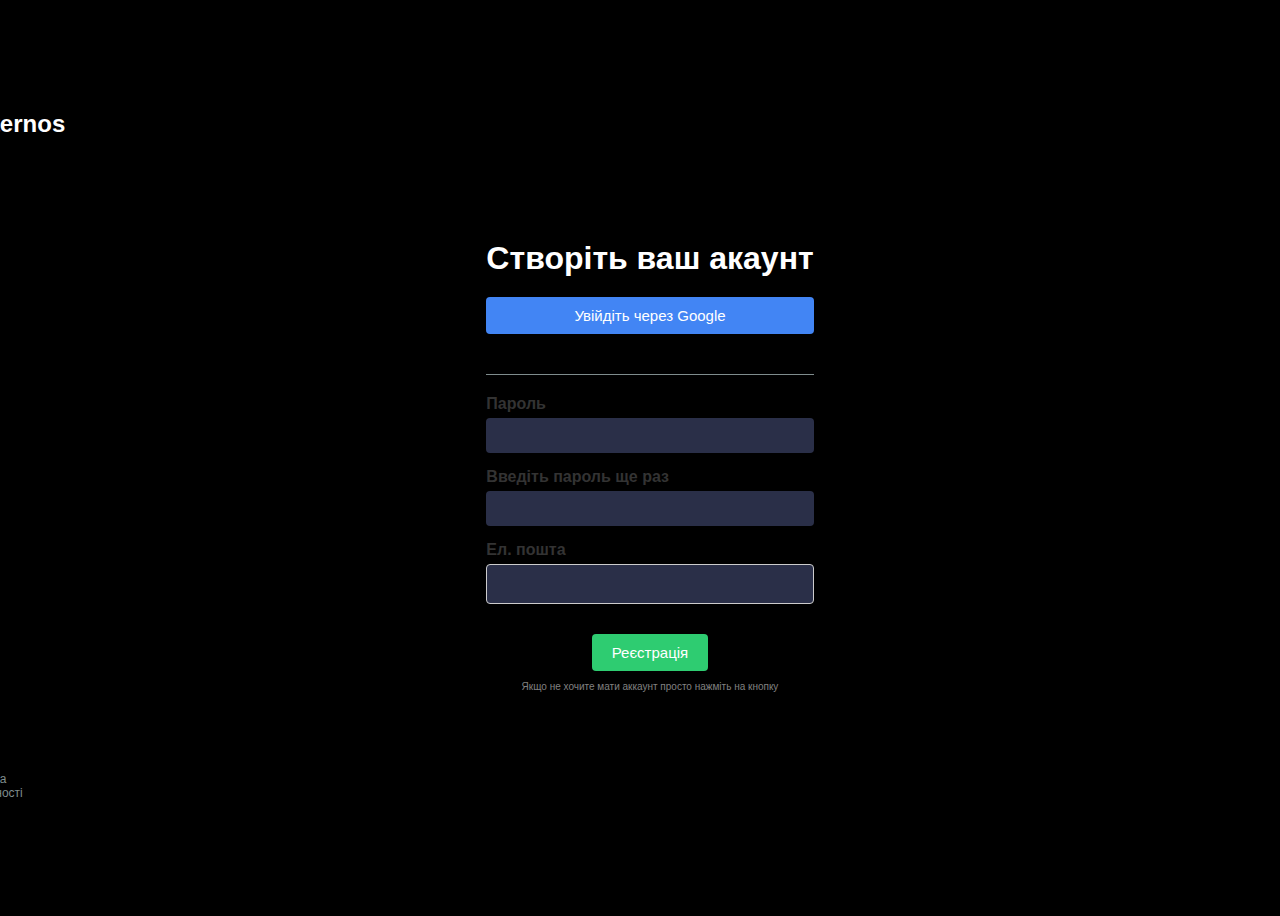
<file: index.html>
<!DOCTYPE html>
<html lang="uk">
<head>
    <meta charset="UTF-8">
    <meta name="viewport" content="width=device-width, initial-scale=1.0">
    <title>Registration</title>
    <link rel="stylesheet" href="style.css">
    
</head>
<header class="reg_header">
    <div class="reg_logo">
        <img src="img/logo.png" alt="Alternos Logo">
        <span>Alternos</span>
    </div>
</header>
<body class="reg_body">
    <div class="reg_container">
        <h1 class="reg_h1">Створіть ваш акаунт</h1>
        <button class="reg_google-login">Увійдіть через Google</button>
        <hr>
        <form>
            <div class="reg_form-group">
                <label for="password">Пароль</label>
                <input type="password" id="password" name="password" required>
            </div>
            <div class="reg_form-group">
                <label for="confirm-password">Введіть пароль ще раз</label>
                <input type="password" id="confirm-password" name="confirm-password" required>
            </div>
            <div class="reg_form-group">
                <label for="email">Ел. пошта </label>
                <input type="email" id="email" name="email" required>
            </div>
            <div class="reg_button">
                <button onclick="location.href='store.html'" type="submit" class="reg_register-button">Реєстрація</button>
                <p style="font-size: 10px; color: gray;">Якщо не хочите мати аккаунт просто нажміть на кнопку</p>
            </div>
        </form>
    </div>
</body>
<footer class="reg_footer">
    <p class="reg_privacy-policy">Політика приватності</p>
</footer>
</html>
</file>
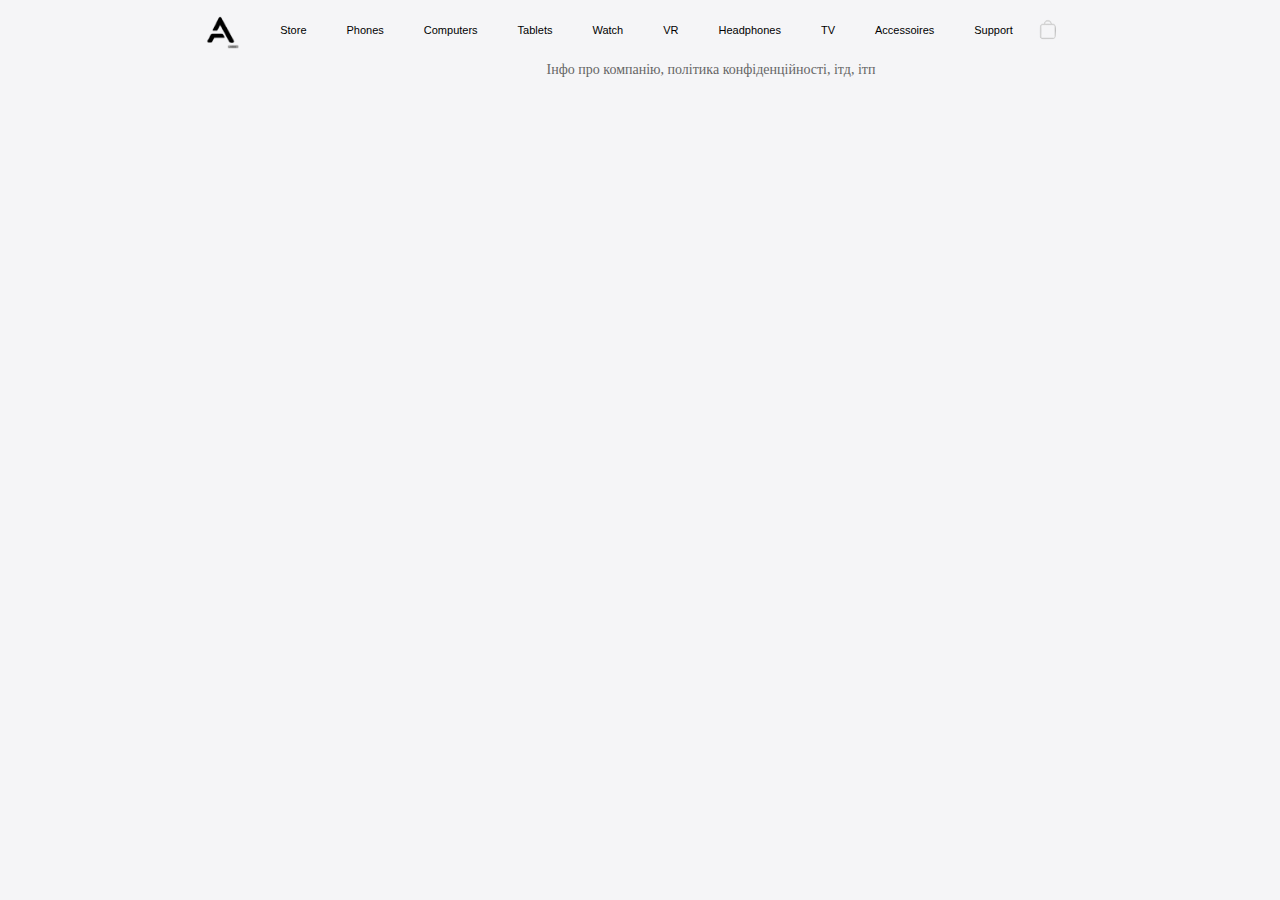
<file: Accessoires.html>
<!DOCTYPE html>
<html lang="en">
<head>
    <meta charset="UTF-8">
    <meta name="viewport" content="width=device-width, initial-scale=1.0">
    <title>Document</title>
    <link rel="stylesheet" href="style.css">
    
</head>
<header class="ca_header">
    <div class="ca_header-pages">
        <img onclick="location.href='main.html'" src="img-other/logo_black.png" alt="logo" class="logo">
        <a href="store.html">Store</a>
        <a href="phones.html">Phones</a>
        <a href="computers.html">Computers</a>
        <a href="tablet.html">Tablets</a>
        <a href="watches.html">Watch</a>
        <a href="vr.html">VR</a>
        <a href="headphones.html">Headphones</a>
        <a href="TV.html">TV</a>
        <a href="Accessoires.html">Accessoires</a>
        <a href="Support.html">Support</a>
        <img src="img-other/bag.png" onclick="location.href='cart.html'" alt="cart" class="bag">
    </div>
</header>
<body class="ca_body">

    
<script src="javascript.js"></script>
</body>
<footer>
    <div class="mn_footer">
        Інфо про компанію, політика конфіденційності, ітд, ітп
    </div>
</footer>
</html>
</file>
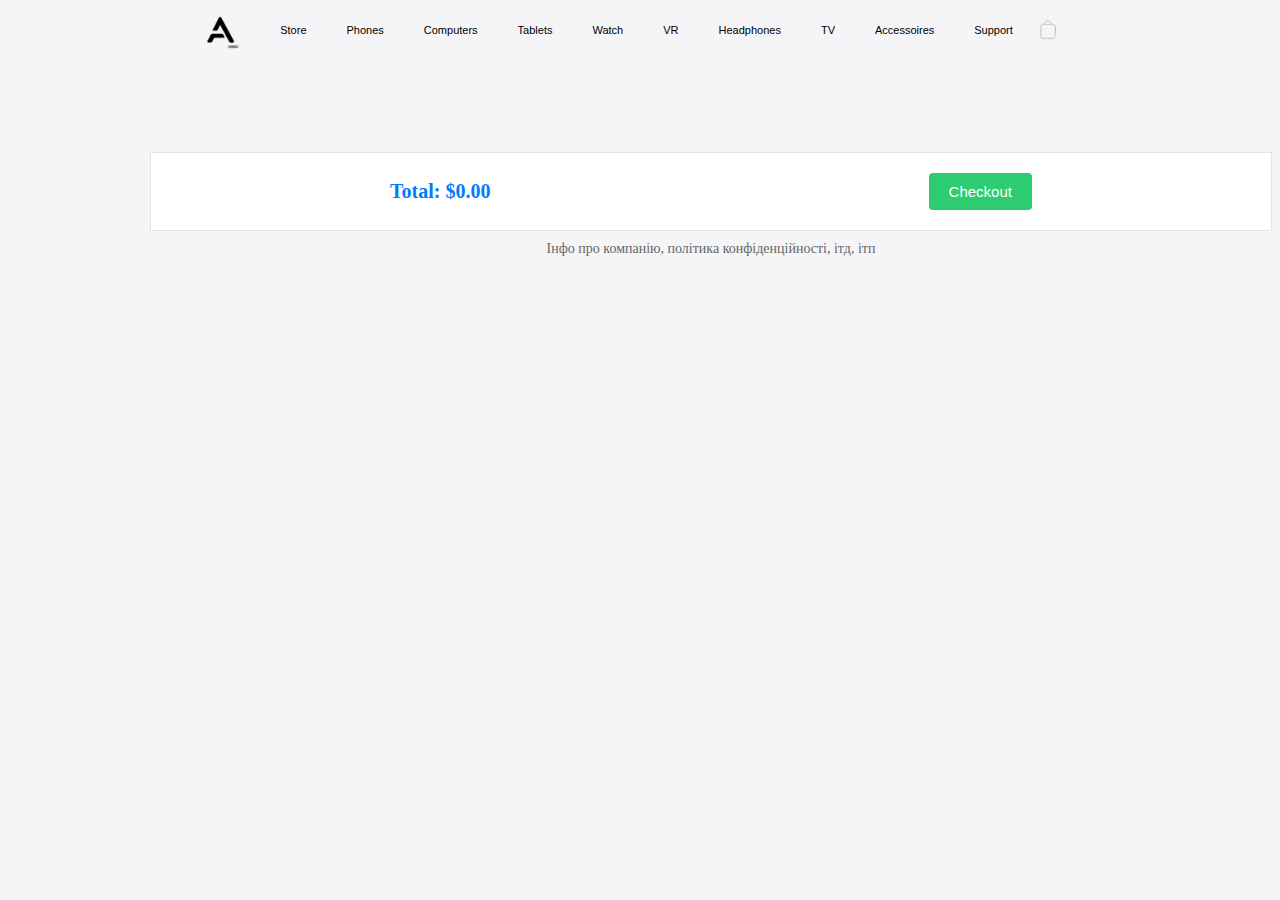
<file: cart.html>
<!DOCTYPE html>
<html lang="en">
<head>
    <meta charset="UTF-8">
    <meta name="viewport" content="width=device-width, initial-scale=1.0">
    <title>Кошик</title>
    <link rel="stylesheet" href="style.css">
</head>
<header class="ph_header">
    <div class="ph_header-pages">
        <img onclick="location.href='main.html'" src="img-other/logo_black.png" alt="logo" class="logo">
        <a href="store.html">Store</a>
        <a href="phones.html">Phones</a>
        <a href="computers.html">Computers</a>
        <a href="tablet.html">Tablets</a>
        <a href="watches.html">Watch</a>
        <a href="vr.html">VR</a>
        <a href="headphones.html">Headphones</a>
        <a href="TV.html">TV</a>
        <a href="Accessoires.html">Accessoires</a>
        <a href="Support.html">Support</a>
        <img src="img-other/bag.png" onclick="location.href='cart.html'" alt="cart" class="bag">
    </div>
</header>
<body class="ca_body">
    <div class="cart-container">
        <div id="cart-items"></div>
    </div>
    <div class="cart-buy-container">
        <span class="total-price" id="total-price">Total: $0</span>
        <button class="cart-buy-btn" onclick="redirectToCheckout()">Checkout</button>
    </div>
<script src="javascript.js"></script>
</body>
<footer>
    <div class="mn_footer">
        Інфо про компанію, політика конфіденційності, ітд, ітп
    </div>
</footer>
</html>
</file>
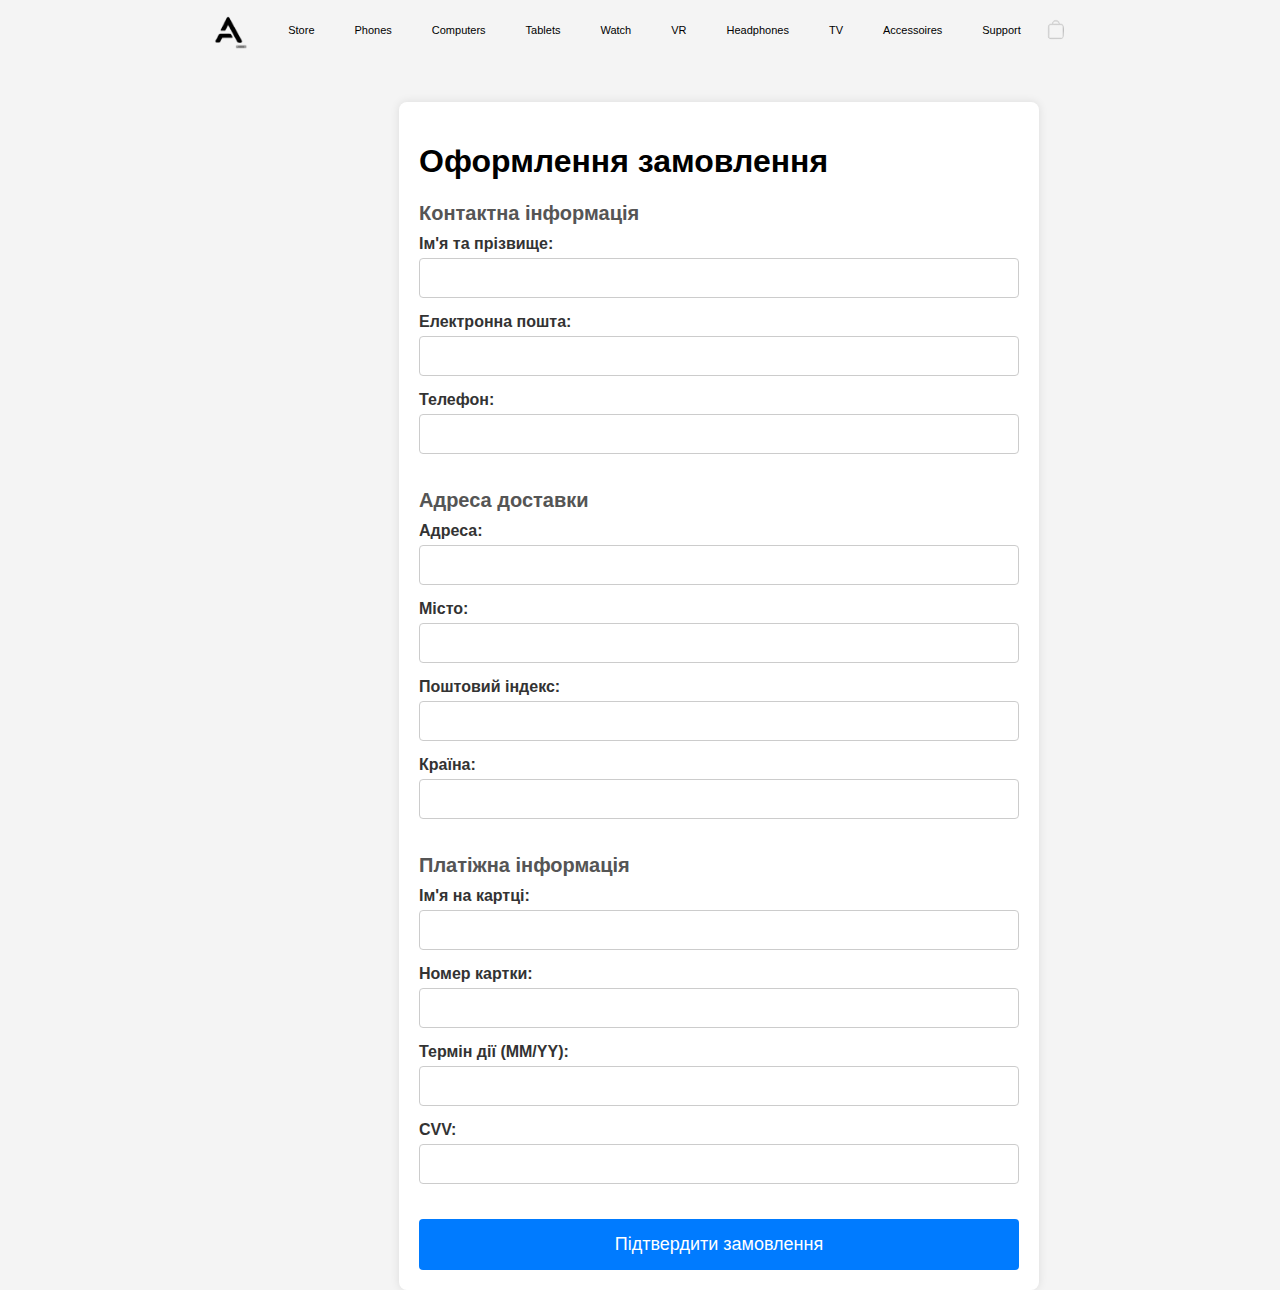
<file: checkout.html>
<!DOCTYPE html>
<html lang="uk">
<head>
    <meta charset="UTF-8">
    <meta name="viewport" content="width=device-width, initial-scale=1.0">
    <title>Оформлення замовлення</title>
    <link rel="stylesheet" href="style.css">
</head>
<header class="ph_header">
    <div class="ph_header-pages">
        <img onclick="location.href='main.html'" src="img-other/logo_black.png" alt="logo" class="logo">
        <a href="store.html">Store</a>
        <a href="phones.html">Phones</a>
        <a href="computers.html">Computers</a>
        <a href="tablet.html">Tablets</a>
        <a href="watches.html">Watch</a>
        <a href="vr.html">VR</a>
        <a href="headphones.html">Headphones</a>
        <a href="TV.html">TV</a>
        <a href="Accessoires.html">Accessoires</a>
        <a href="Support.html">Support</a>
        <img src="img-other/bag.png" onclick="location.href='cart.html'" alt="cart" class="bag">
    </div>
</header>
<body class="checkout-body">
    <div class="checkout-container">
        <h1>Оформлення замовлення</h1>

        <form id="checkout-form" action="order_confirmation.html" method="POST">
            <!-- Інформація про покупця -->
            <section class="checkout-section">
                <h2>Контактна інформація</h2>
                <label for="name">Ім'я та прізвище:</label>
                <input type="text" id="name" name="name" required>

                <label for="email">Електронна пошта:</label>
                <input type="email" id="email" name="email" required>

                <label for="phone">Телефон:</label>
                <input type="tel" id="phone" name="phone" required>
            </section>

            <!-- Адреса доставки -->
            <section class="checkout-section">
                <h2>Адреса доставки</h2>
                <label for="address">Адреса:</label>
                <input type="text" id="address" name="address" required>

                <label for="city">Місто:</label>
                <input type="text" id="city" name="city" required>

                <label for="zip">Поштовий індекс:</label>
                <input type="text" id="zip" name="zip" required>

                <label for="country">Країна:</label>
                <input type="text" id="country" name="country" required>
            </section>

            <!-- Платіжна інформація -->
            <section class="checkout-section">
                <h2>Платіжна інформація</h2>
                <label for="card-name">Ім'я на картці:</label>
                <input type="text" id="card-name" name="card_name" required>

                <label for="card-number">Номер картки:</label>
                <input type="text" id="card-number" name="card_number" required>

                <label for="expiry-date">Термін дії (MM/YY):</label>
                <input type="text" id="expiry-date" name="expiry_date" required>

                <label for="cvv">CVV:</label>
                <input type="text" id="cvv" name="cvv" required>
            </section>

            <!-- Підтвердження замовлення -->
            <button type="submit" class="checkout-btn">Підтвердити замовлення</button>

        </form>
    </div>

    <script src="javascript.js"></script>
</body>
</html>
</file>
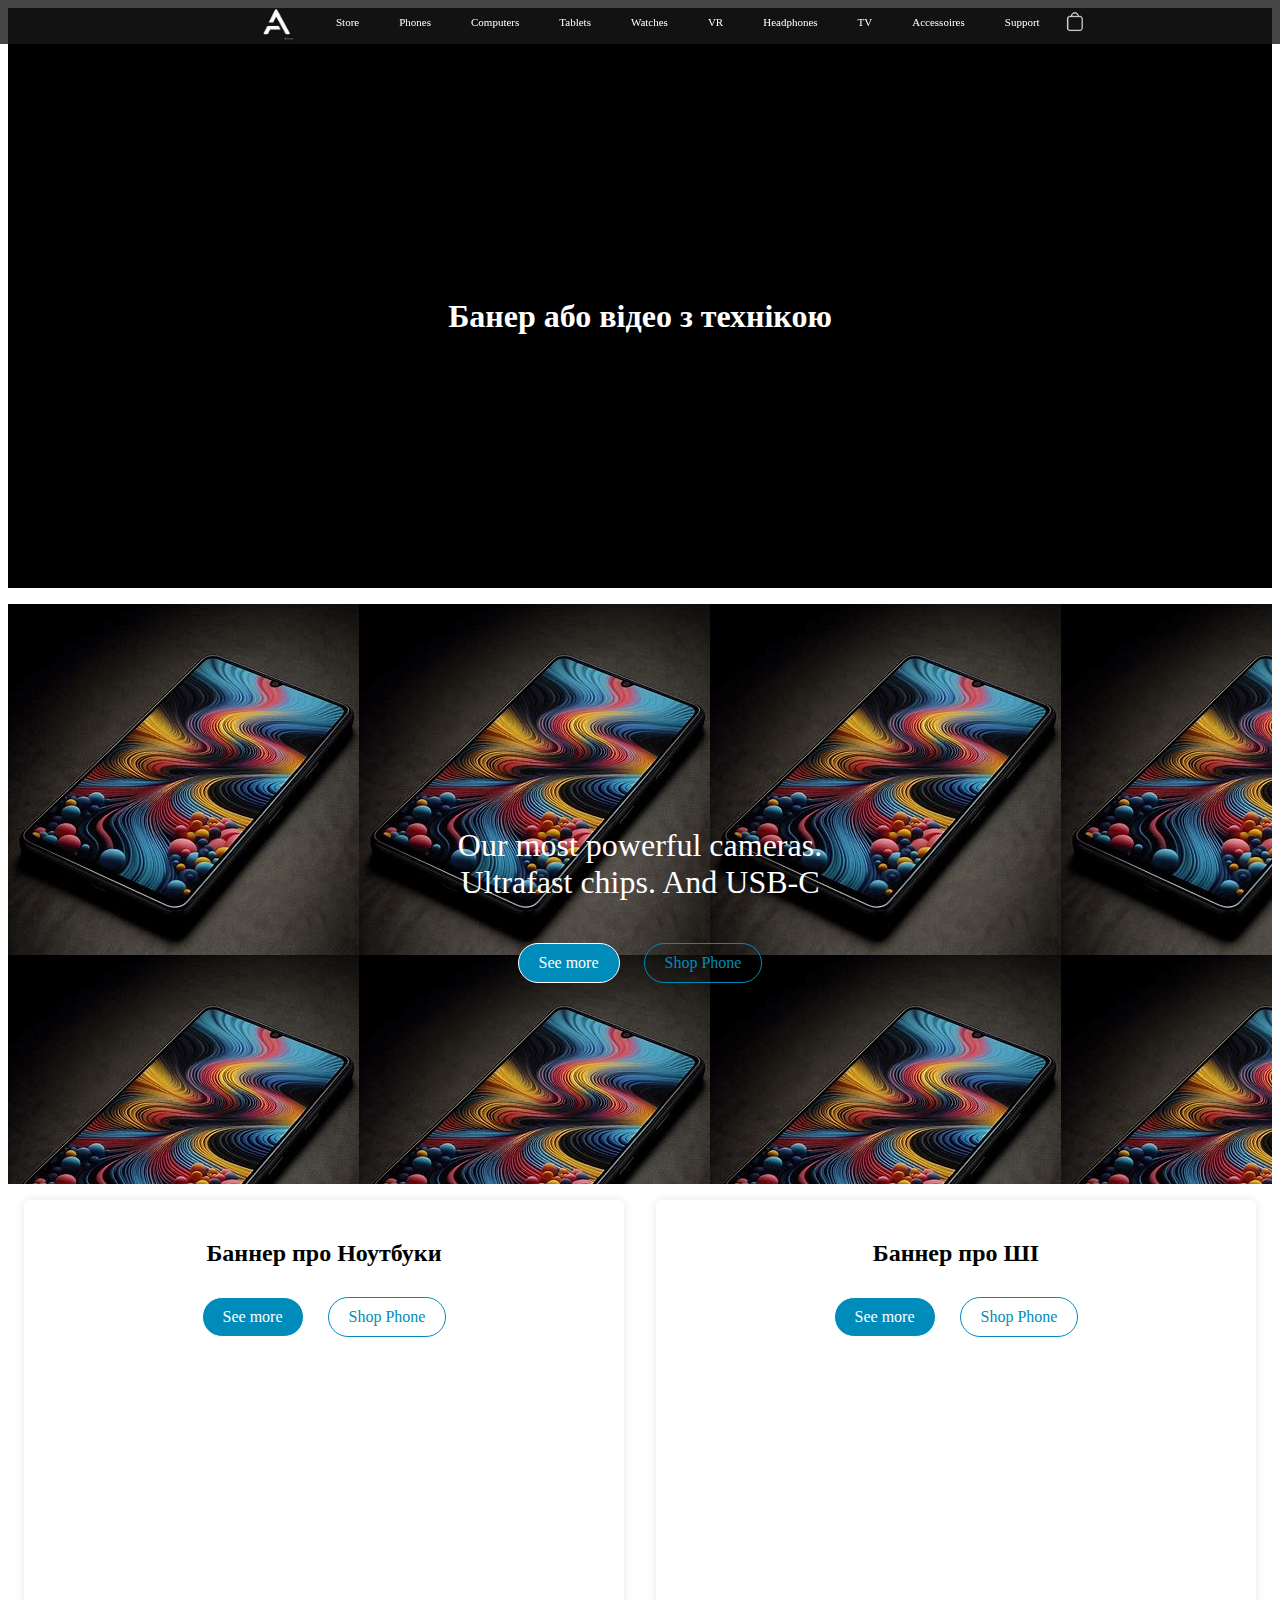
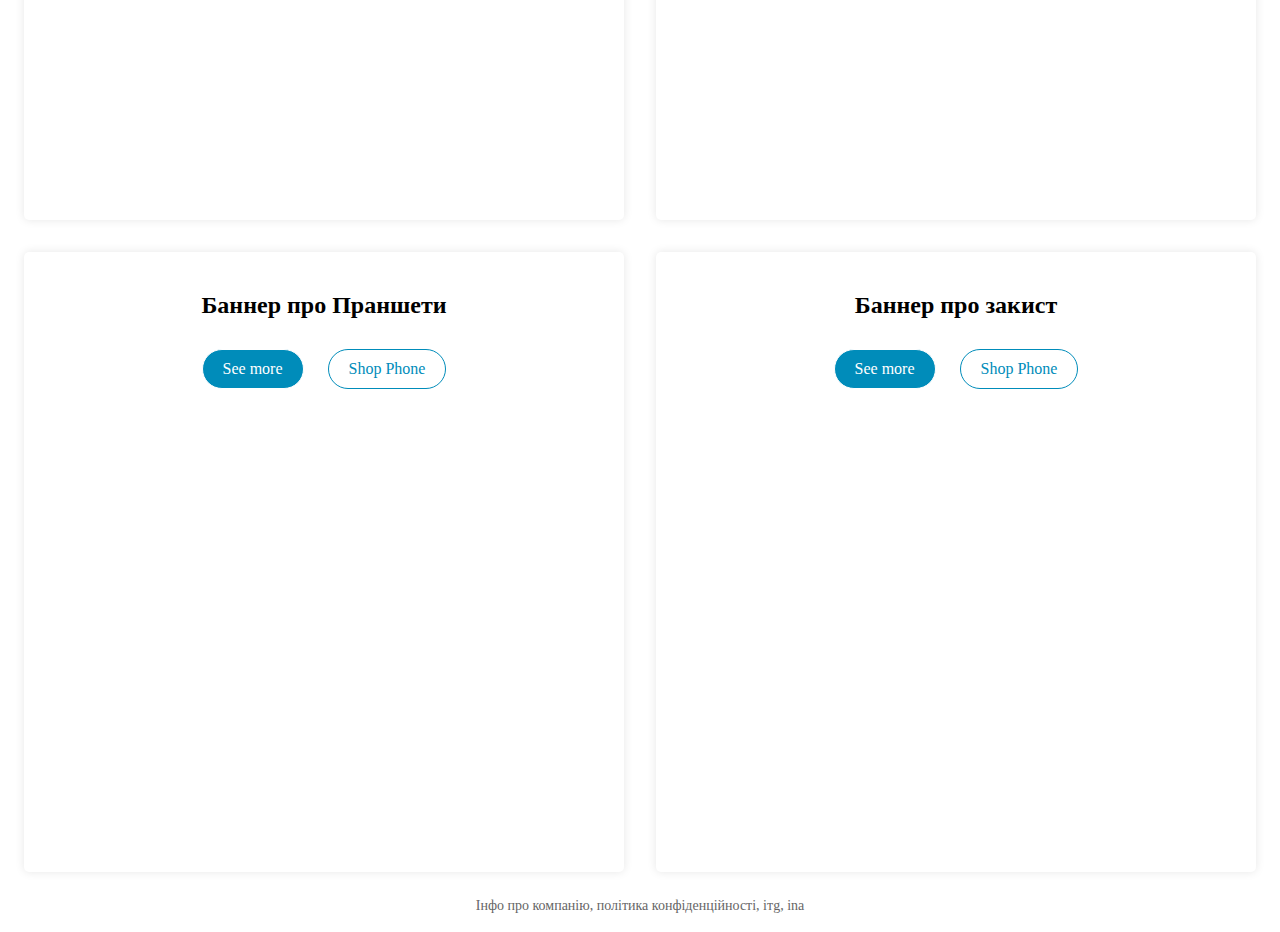
<file: main.html>
<!DOCTYPE html>
<html lang="en">
<head>
    <meta charset="UTF-8">
    <meta name="viewport" content="width=device-width, initial-scale=1.0">
    <title>Main</title>
    <link rel="stylesheet" href="style.css">
</head>
<body>
<header class="mn_header">
    <div class="mn_header_content">
        <img onclick="location.href='main.html'" src="img-other/logo.png" alt="logo" class="logo">
        <div class="mn_header-pages">
            <a class="mn_a" href="store.html">Store</a>
            <a class="mn_a" href="phones.html">Phones</a>
            <a class="mn_a" href="computers.html">Computers</a>
            <a class="mn_a" href="tablet.html">Tablets</a>
            <a class="mn_a" href="watches.html">Watches</a>
            <a class="mn_a" href="vr.html">VR</a>
            <a class="mn_a" href="headphones.html">Headphones</a>
            <a class="mn_a" href="TV.html">TV</a>
            <a class="mn_a" href="Accessoires.html">Accessoires</a>
            <a class="mn_a" href="Support.html">Support</a>
            <img src="img-other/bag.png" onclick="location.href='cart.html'" alt="cart" class="bag">
        </div>
        <div class="menu">
            <img src="img-other/menu-img-white.png" alt="menu-img" class="menu-img">
            <nav class="nav">
                <ul class="ul">
                    <li class="li"><a class="a" onclick="location.href='store.html'">Store</a></li>
                    <li class="li"><a class="a" onclick="location.href='phones.html.html'">Phones</a></li>
                    <li class="li"><a class="a" onclick="location.href='computers.html'">Computers</a></li>
                    <li class="li"><a class="a" onclick="location.href='tablet.html'">Tablets</a></li>
                    <li class="li"><a class="a" onclick="location.href='watches.html'">Watches</a></li>
                    <li class="li"><a class="a" onclick="location.href='VR.html'">VR</a></li>
                    <li class="li"><a class="a" onclick="location.href='headphones.html'">Headphones</a></li>
                    <li class="li"><a class="a" onclick="location.href='TV.html'">TV</a></li>
                    <li class="li"><a class="a" onclick="location.href='Accessoires.html'">Accessoires</a></li>
                    <li class="li"><a class="a" onclick="location.href='Support.html'">Support</a></li>
                </ul>
            </nav>
        </div>
    </div>
</header>
<div class="mn_banners">
    <div class="mn_video_banner">
        <h1 class="mn_h1" style="margin-top: 290px;">Банер або відео з технікою</h1>
    </div>
    <div class="mn_banner_tel">
        <p class="mn_banner_tel-txt">Our most powerful cameras. Ultrafast chips. And USB-C </p>
        <div>
            <div class="mn_button1">See more</div>
            <div onclick="location.href='phones.html'" class="mn_button2">Shop Phone</div>
        </div>
    </div>
    <div class="mn_mini_banners">
        <div class="mn_mini_banners_1">
            <div onclick="location.href='Computers.html'" class="mn_section1">
                <h2>Баннер про Ноутбуки</h2>
                <div class="mn_button1">See more</div>
                <div class="mn_button2">Shop Phone</div>
            </div>
            <div class="mn_section2">
                <h2>Баннер про ШІ</h2>
                <div class="mn_button1">See more</div>
                <div class="mn_button2">Shop Phone</div>
            </div>
        </div> 
        <div class="mn_mini_banners_2">
            <div class="mn_section3">
                <h2>Баннер про Праншети</h2>
                <div class="mn_button1">See more</div>
                <div class="mn_button2">Shop Phone</div>
            </div>
            <div class="mn_section4">
                <h2>Баннер про закист</h2>
                <div class="mn_button1">See more</div>
                <div class="mn_button2">Shop Phone</div>
            </div>
        </div>
    </div>
</div>
<footer>
    <div class="mn_footer">
        Інфо про компанію, політика конфіденційності, ітg, іna
    </div>
</footer>
<script src="javascript.js"></script>
</body>
</html>
</file>
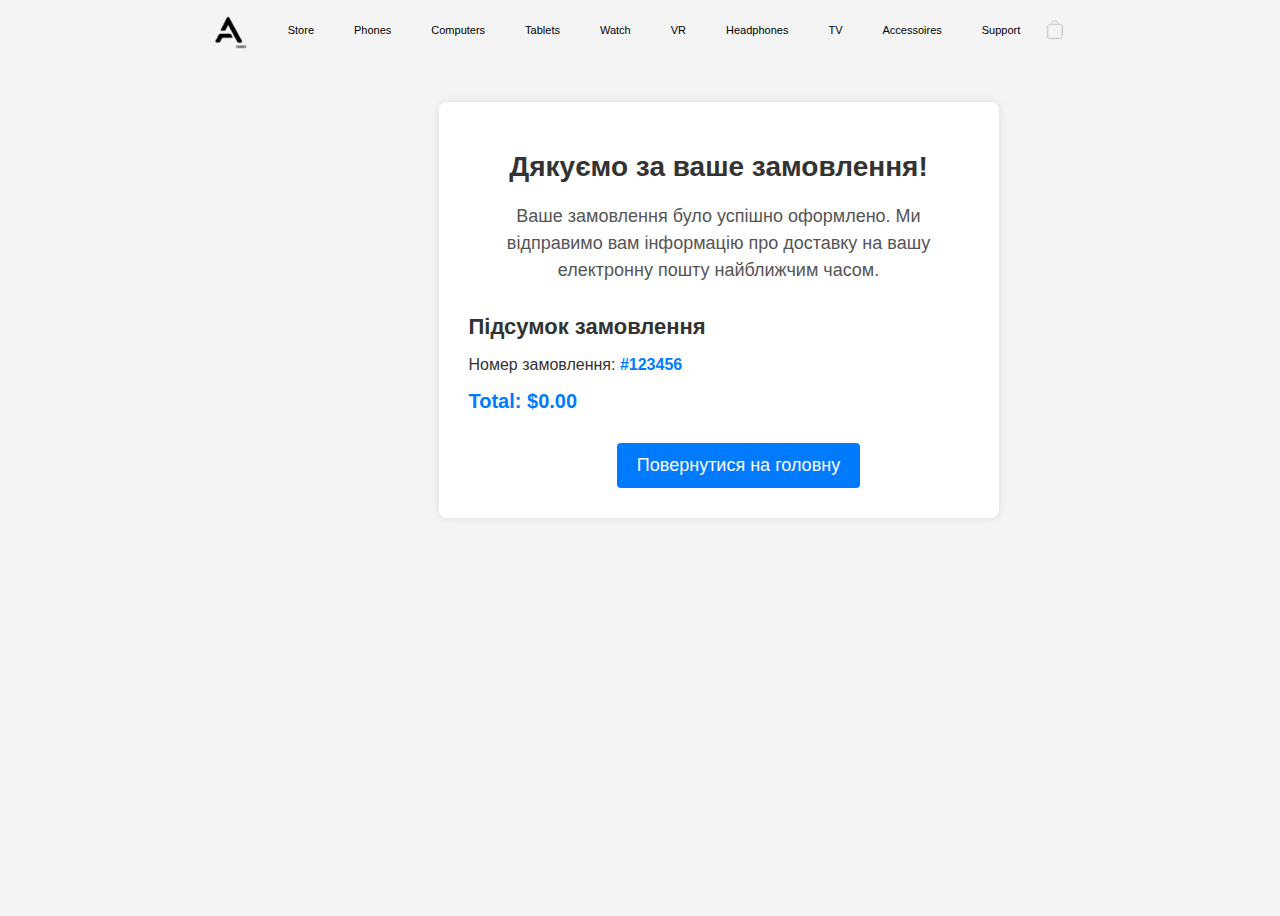
<file: order_confirmation.html>
<!DOCTYPE html>
<html lang="uk">
<head>
    <meta charset="UTF-8">
    <meta name="viewport" content="width=device-width, initial-scale=1.0">
    <title>Підтвердження замовлення</title>
    <link rel="stylesheet" href="style.css"> 
</head>
<header class="ph_header">
    <div class="ph_header-pages">
        <img onclick="location.href='main.html'" src="img-other/logo_black.png" alt="logo" class="logo">
        <a href="store.html">Store</a>
        <a href="phones.html">Phones</a>
        <a href="computers.html">Computers</a>
        <a href="tablet.html">Tablets</a>
        <a href="watches.html">Watch</a>
        <a href="vr.html">VR</a>
        <a href="headphones.html">Headphones</a>
        <a href="TV.html">TV</a>
        <a href="Accessoires.html">Accessoires</a>
        <a href="Support.html">Support</a>
        <img src="img-other/bag.png" onclick="location.href='cart.html'" alt="cart" class="bag">
    </div>
</header>
<body class="order-confirm-body">
    <div class="confirmation-container">
        <h1 class="order-confirm-h1">Дякуємо за ваше замовлення!</h1>
        <p class="confirmation-text">Ваше замовлення було успішно оформлено. Ми відправимо вам інформацію про доставку на вашу електронну пошту найближчим часом.</p>
        <div class="order-summary">
            <h2>Підсумок замовлення</h2>
            <p>Номер замовлення: <strong>#123456</strong></p>
            <p><span class="total-price" id="total-price"></span></p>
        </div>
        <a href="main.html" class="home-btn">Повернутися на головну</a>
    </div>

    <script src="javascript.js"></script>
    
</body>
</html>
</file>
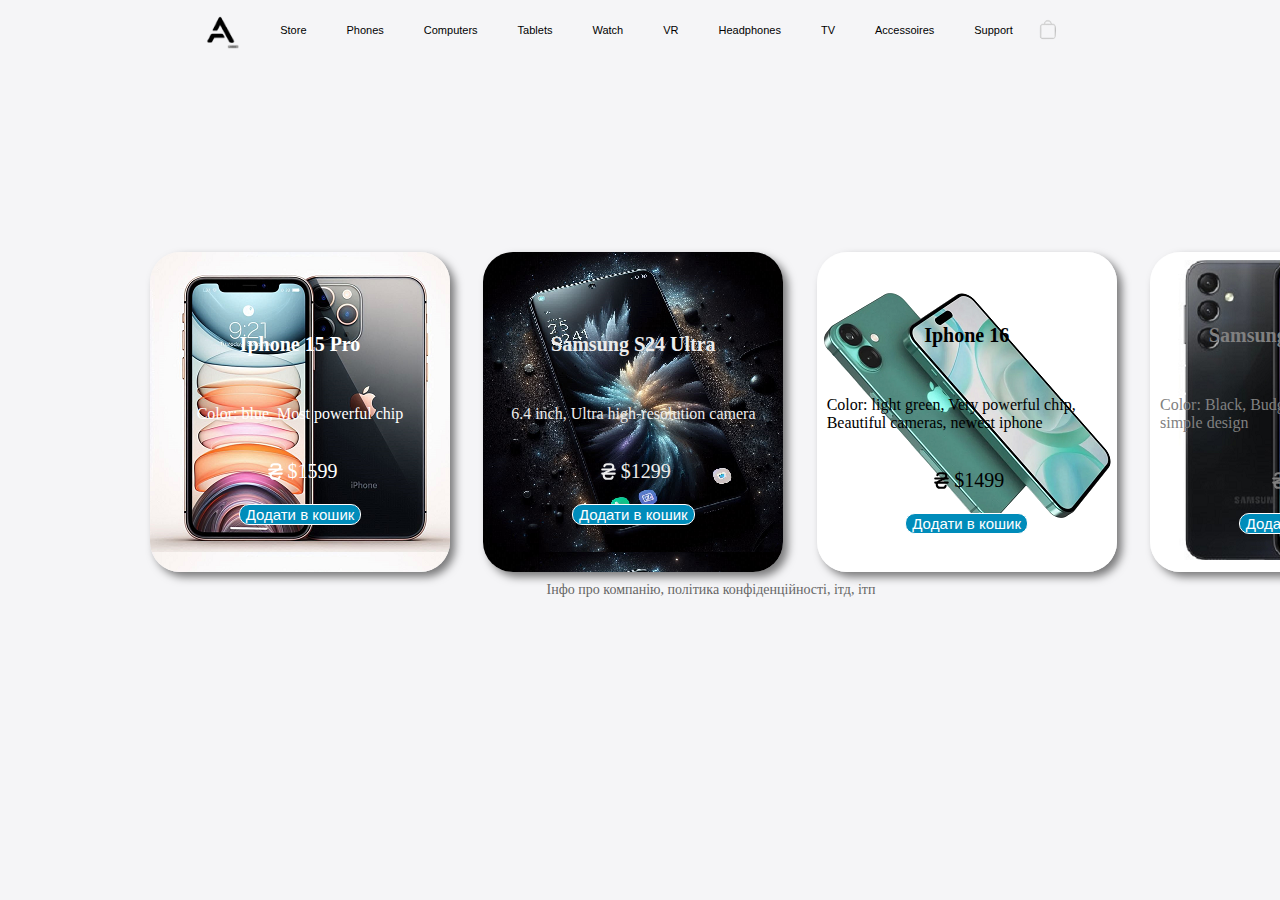
<file: phones.html>
<!DOCTYPE html>
<html lang="en">
<head>
    <meta charset="UTF-8">
    <meta name="viewport" content="width=device-width, initial-scale=1.0">
    <title>Document</title>
    <link rel="stylesheet" href="style.css">
    
</head>
<header class="ph_header">
    <div class="ph_header-pages">
        <img onclick="location.href='main.html'" src="img-other/logo_black.png" alt="logo" class="logo">
        <a href="store.html">Store</a>
        <a href="phones.html">Phones</a>
        <a href="computers.html">Computers</a>
        <a href="tablet.html">Tablets</a>
        <a href="watches.html">Watch</a>
        <a href="vr.html">VR</a>
        <a href="headphones.html">Headphones</a>
        <a href="TV.html">TV</a>
        <a href="Accessoires.html">Accessoires</a>
        <a href="Support.html">Support</a>
        <img src="img-other/bag.png" onclick="location.href='cart.html'" alt="cart" class="bag">
    </div>
</header>
<body class="ph_body">

    <div class="products-list">

    </div>
<script src="javascript.js"></script>
</body>
<footer>
    <div class="mn_footer">
        Інфо про компанію, політика конфіденційності, ітд, ітп
    </div>
</footer>
</html>
</file>
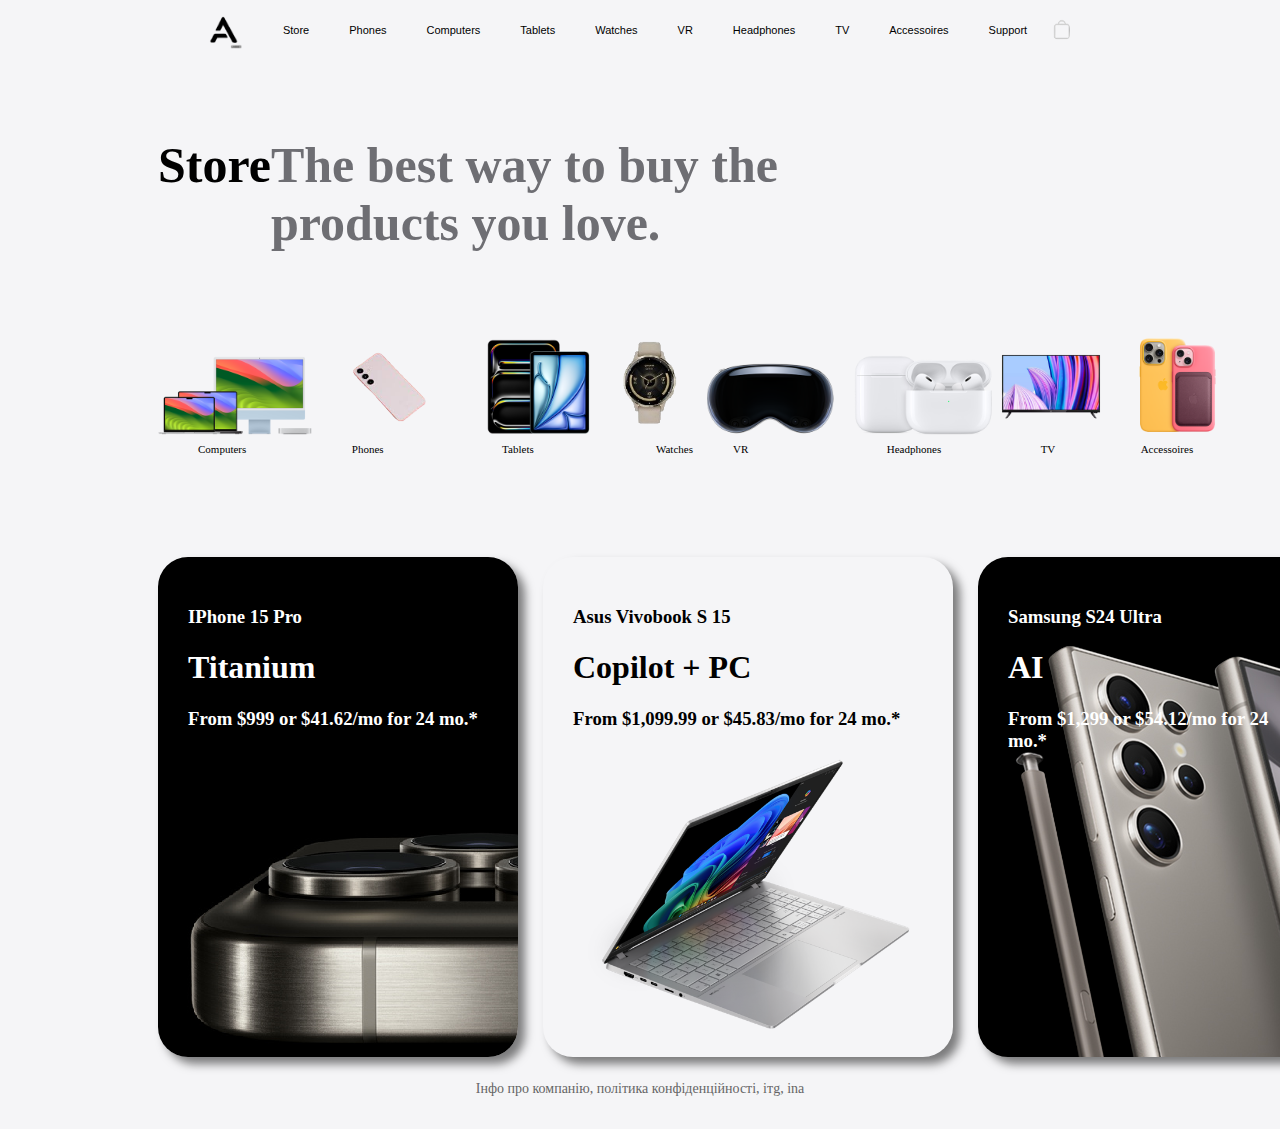
<file: store.html>
<!DOCTYPE html>
<html lang="en">
<head>
    <meta charset="UTF-8">
    <meta name="viewport" content="width=device-width, initial-scale=1.0">
    <title>Store</title>
    <link rel="stylesheet" href="style.css">
</head>
<body class="st_body">
    <header class="st_header">
        <div class="st_header_content">
            <img onclick="location.href='main.html'" src="img-other/logo_black.png" alt="logo" class="logo">
            <nav class="st_header-pages">
                <a class="st_a" href="store.html">Store</a>
                <a class="st_a" href="phones.html">Phones</a>
                <a class="st_a" href="computers.html">Computers</a>
                <a class="st_a" href="tablet.html">Tablets</a>
                <a class="st_a" href="watches.html">Watches</a>
                <a class="st_a" href="vr.html">VR</a>
                <a class="st_a" href="headphones.html">Headphones</a>
                <a class="st_a" href="TV.html">TV</a>
                <a class="st_a" href="accessoires.html">Accessoires</a>
                <a class="st_a" href="support.html">Support</a>
                <img src="img-other/bag.png" onclick="location.href='cart.html'" alt="cart" class="bag">
            </nav>
            <div class="menu">
                <div class="menu-class">
                    <img src="img-other/menu-img-black.png" alt="menu" class="menu-img">
                </div>
                <nav class="nav">
                    <ul class="ul">
                        <li class="li" onclick="location.href='store.html'" ><a class="a">Store</a></li>
                        <li class="li" onclick="location.href='phones.html'" ><a class="a">Phones</a></li>
                        <li class="li" onclick="location.href='computers.html'" ><a class="a" onclick="location.href='computers.html'">Computers</a></li>
                        <li class="li" onclick="location.href='tablet.html'" ><a class="a">Tablets</a></li>
                        <li class="li" onclick="location.href='watches.html'" ><a class="a">Watches</a></li>
                        <li class="li" onclick="location.href='VR.html'" ><a class="a">VR</a></li>
                        <li class="li" onclick="location.href='headphones.html'" ><a class="a">Headphones</a></li>
                        <li class="li" onclick="location.href='TV.html'" ><a class="a">TV</a></li>
                        <li class="li" onclick="location.href='Accessoires.html'"><a class="a">Accessoires</a></li>
                        <li class="li" onclick="location.href='Support.html'" ><a class="a">Support</a></li>
                    </ul>
                </nav>
            </div>
        </div>
    </header>

    <main class="st_body">
        <div class="st_Store_promotxt">
            <h1 class="st_h1-1">Store</h1>
            <div class="st_promotxt">
                <h1 class="st_h1-2">The best way to buy the products you love.</h1>
            </div>
        </div>

        <div class="products">
            <div onclick="location.href='computers.html'" class="product-category">
                <img class="product-img" src="img-store/store-card-computers.png" alt="Computers">
                <a href="computers.html">Computers</a>
            </div>
            <div onclick="location.href='phones.html'" class="product-category">
                <img class="product-img" src="img-store/store-card-phone.png" alt="Phones">
                <a href="phones.html">Phones</a>
            </div>
            <div onclick="location.href='tablet.html'" class="product-category">
                <img class="product-img" src="img-store/store-card-tablet.png" alt="Tablets">
                <a href="tablet.html">Tablets</a>
            </div>
            <div onclick="location.href='watches.html'" class="product-category">
                <img class="product-img" src="img-store/store-card-watch.png" alt="Watches">
                <a href="watches.html">Watches</a>
            </div>
            <div onclick="location.href='vr.html'" class="product-category">
                <img class="product-img" src="img-store/store-card-VR.png" alt="VR">
                <a href="vr.html">VR</a>
            </div>
            <div onclick="location.href='headphones.html'" class="product-category">
                <img class="product-img" src="img-store/store-card-headphones.png" alt="Headphones">
                <a href="headphones.html">Headphones</a>
            </div>
            <div onclick="location.href='TV.html'" class="product-category">
                <img class="product-img" src="img-store/store-card-TV.png" alt="TV">
                <a href="TV.html">TV</a>
            </div>
            <div onclick="location.href='accessoires.html'" class="product-category">
                <img class="product-img" src="img-store/store-card-accessories.png" alt="Accessoires">
                <a href="accessoires.html">Accessoires</a>
            </div>
        </div>

        <div class="st_latest-products">
            <div onclick="location.href='phones.html'" class="st_iphone">
                <h3>IPhone 15 Pro</h3>
                <h1>Titanium</h1>
                <h3>From $999 or $41.62/mo for 24 mo.*</h3>
            </div>
            <div onclick="location.href='computers.html'" class="st_Asus">
                <h3>Asus Vivobook S 15</h3>
                <h1>Copilot + PC</h1>
                <h3>From $1,099.99 or $45.83/mo for 24 mo.*</h3>
                <img class="card-img" src="img-store/Asus-card.png" alt="Asus Vivobook">
            </div>
            <div onclick="location.href='phones.html'" class="st_Samsung">
                <h3>Samsung S24 Ultra</h3>
                <h1>AI</h1>
                <h3>From $1,299 or $54.12/mo for 24 mo.*</h3>
            </div>
        </div>
    </main>

    <footer class="mn_footer">
        <p>Інфо про компанію, політика конфіденційності, ітg, іna</p>
    </footer>
</body>
</html>
</file>
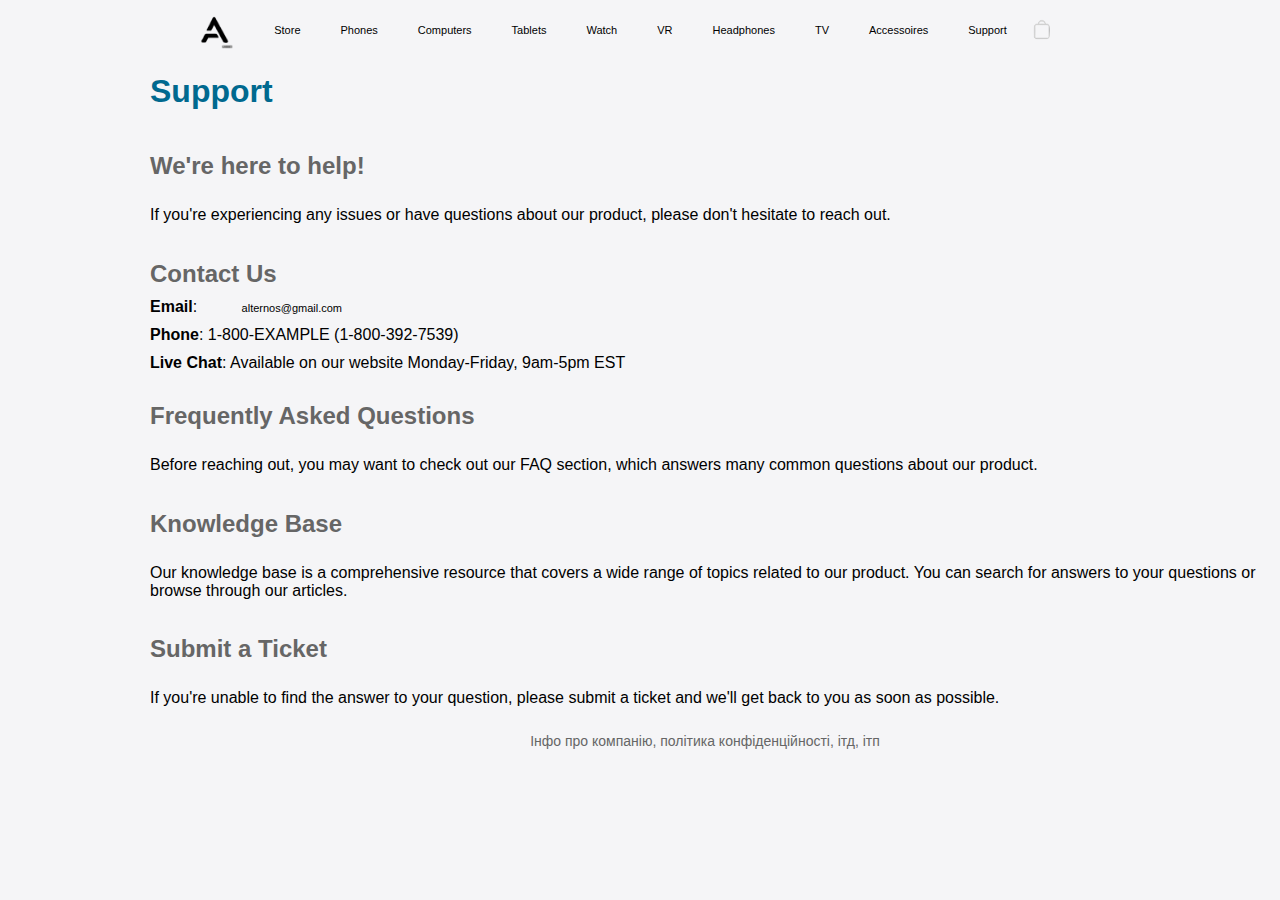
<file: Support.html>
<!DOCTYPE html>
<html lang="en">
<head>
    <style>
		body {
			font-family: Arial, sans-serif;
			margin: 8px 20px 0px 20px;
		}
		
		h1 {
			color: #00698f;
		}
		
		h2 {
			color: #666;
			margin-bottom: 10px;
		}
		
		ul {
			list-style: none;
			padding: 0;
			margin: 0;
		}
		
		li {
			margin-bottom: 10px;
		}
		
		a {
			text-decoration: none;
			color: #00698f;
		}
		
		a:hover {
			color: #003d5c;
		}
	</style>
    <meta charset="UTF-8">
    <meta name="viewport" content="width=device-width, initial-scale=1.0">
    <title>Document</title>
    <link rel="stylesheet" href="style.css">
    
</head>
<header class="ca_header">
    <div class="ca_header-pages">
        <img onclick="location.href='main.html'" src="img-other/logo_black.png" alt="logo" class="logo">
        <a href="store.html">Store</a>
        <a href="phones.html">Phones</a>
        <a href="computers.html">Computers</a>
        <a href="tablet.html">Tablets</a>
        <a href="watches.html">Watch</a>
        <a href="vr.html">VR</a>
        <a href="headphones.html">Headphones</a>
        <a href="TV.html">TV</a>
        <a href="Accessoires.html">Accessoires</a>
        <a href="Support.html">Support</a>
        <img src="img-other/bag.png" onclick="location.href='cart.html'" alt="cart" class="bag">
    </div>
</header>
<body class="ca_body">
    <h1>Support</h1>
	<h2>We're here to help!</h2>
	<p>If you're experiencing any issues or have questions about our product, please don't hesitate to reach out.</p>

	<h2>Contact Us</h2>
	<ul>
		<li><strong>Email</strong>: <a href="mailto:alternos@gmail.com">alternos@gmail.com</a></li>
		<li><strong>Phone</strong>: 1-800-EXAMPLE (1-800-392-7539)</li>
		<li><strong>Live Chat</strong>: Available on our website Monday-Friday, 9am-5pm EST</li>
	</ul>

	<h2>Frequently Asked Questions</h2>
	<p>Before reaching out, you may want to check out our FAQ section, which answers many common questions about our product.</p>

	<h2>Knowledge Base</h2>
	<p>Our knowledge base is a comprehensive resource that covers a wide range of topics related to our product. You can search for answers to your questions or browse through our articles.</p>

	<h2>Submit a Ticket</h2>
	<p>If you're unable to find the answer to your question, please submit a ticket and we'll get back to you as soon as possible.</p>
</body>
    
<script src="javascript.js"></script>
</body>
<footer>
    <div class="mn_footer">
        Інфо про компанію, політика конфіденційності, ітд, ітп
    </div>
</footer>
</html>
</file>
<file: style.css>
/*Сторінка регістрації*/

.reg_body {
    background-color: #000000;
    color: white;
    font-family: Arial, sans-serif;
    display: flex;
    justify-content: center;
    align-items: center;
    flex-direction: column;
    height: 100vh;
}

.reg_container{
    justify-self: center;
    align-self: center;
    text-align: center;
    margin-left: 20px;
}

.reg_logo {
    display: flex;
    align-items: center;
    justify-content: center;
    align-self: flex-start;
    
}

.reg_logo img {
    height: 40px;
    margin-right: 10px;
}

.reg_logo span {
    font-size: 24px;
    font-weight: bold;
}

.reg_h1 {
    margin-bottom: 20px;
}

.reg_google-login {
    background-color: #4285f4;
    color: white;
    border: none;
    padding: 10px 20px;
    border-radius: 4px;
    cursor: pointer;
    margin-bottom: 20px;
    width: 100%;
}

hr {
    border: 0;
    border-top: 1px solid #7f8c8d;
    margin: 20px 0;
}

.reg_form-group {
    margin-bottom: 15px;
    text-align: left;
}

.reg_form-group label {
    display: block;
    margin-bottom: 5px;
}

.reg_form-group input {
    width: calc(100% - 20px);
    padding: 10px;
    border: none;
    border-radius: 4px;
    background-color: #2a2f48;
    color: white;
}

.reg_register-button {
    color: white;
    border: none;
    padding: 10px 20px;
    border-radius: 4px;
    cursor: pointer;

}

.reg_register-button {
    background-color: #2ecc71;
}

.reg_privacy-policy {
    margin-top: 20px;
    font-size: 12px;
    color: #7f8c8d;
    align-self: flex-start;
    justify-content: end;
}

.reg_footer{
    margin-top: 50px;
    margin-right: 1300px;
}

.reg_header{
    margin-bottom: 75px;
    margin-right: 1300px;
}

@media (max-width: 768px) {
    .reg_body {
        padding: 20px;
    }

    .reg_logo img {
        height: 30px;
    }

    .reg_logo span {
        font-size: 20px;
    }

    .reg_h1 {
        font-size: 20px;
    }

    .reg_google-login {
        padding: 8px 16px;
        font-size: 14px;
    }

    .reg_form-group input {
        padding: 8px;
        font-size: 14px;
    }

    .reg_register-button {
        padding: 8px 16px;
        font-size: 14px;
    }

    .reg_privacy-policy {
        font-size: 10px;
    }

    .reg_footer,
    .reg_header {
        margin-right: 0;
        margin-left: 0;
        text-align: center;
    }
}


/*Сторінка регістрації*/



/* Загальні стилі */

.logo {
    width: 40px;
    height: 40px;
    cursor: pointer;
}

.bag {
    width: 30px;
    margin-left: 20px;
    cursor: pointer;
}

.menu-img{
    width: 30px;
}

.menu{
    display: none;
}

.menu {
    position: relative;
}

.nav {
    display: none;
    position: absolute;
    top: 100%;
    width: 100px;
    background-color: white;
    box-shadow: 0 4px 8px rgba(0, 0, 0, 0.1);
    z-index: 10;
}

.menu-img {
    cursor: pointer;
}

.li:hover{
    background-color: #f6f6f6;
}

.menu {
    position: relative;
}

.nav {
    display: none;
    position: absolute;
    top: 100%;
    width: 100px;
    background-color: white;
    box-shadow: 0 4px 8px rgba(0, 0, 0, 0.1);
    z-index: 10;
}

.menu-img {
    cursor: pointer;
}

.menu-img:hover + .nav,
.menu-img:focus + .nav {
    display: block;
}

.li:hover {
    background-color: #f6f6f6;
}

/* Сторінка main */

.mn_header {
    display: flex;
    height: 44px;
    background: rgba(22, 22, 23, 0.8);
    align-items: center;
    position: fixed;
    top: 0;
    left: 0;
    width: 100%;
    text-align: center;
    z-index: 1000;
}

.mn_header_content{
    display: flex;
    margin-left: 20%;
}

.mn_a {
    margin-left: 40px;
    color: white;
    text-decoration: none;
    font-size: 11px;
}

.mn_header-pages {
    display: flex;
    align-items: center;
}

.mn_shop_body {
    background-color: #F5F5F7;
    font-family: Arial, sans-serif;
    margin-top: 60px; /* Для відступу контенту від header */
}

.mn_banners {
    width: 100%;
    text-align: center;
}

.mn_banner_tel {
    background: url(img-main/banner_tel.jfif);
    height: 580px;
    display: flex;
    justify-content: center;
    align-items: center;
    flex-direction: column;
    left: 0;
    cursor: pointer;
}

.mn_video_banner {
    display: flex;
    width: 100%;
    height: 580px;
    background-color: black;
    margin-bottom: 16px;
    justify-content: center;
    left: 0;
    cursor: pointer;
}

.mn_banner_tel-txt {
    color: white;
    font-size: 32px;
    width: 420px;
}

.mn_mini_banners {
    width: 100%;
    display: flex;
    flex-direction: column;
}

.mn_mini_banners_1, .mn_mini_banners_2 {
    display: flex;
    flex-direction: row;
}

.mn_h1 {
    margin-bottom: 20px;
    color: #ffffff;
}

.mn_button1, .mn_button2 {
    display: inline-block;
    padding: 10px 20px;
    border-radius: 35px;
    font-size: 16px;
    cursor: pointer;
    margin: 10px;
}

.mn_button1 {
    background-color: #008CBA;
    color: white;
    border: 1px solid white;
}

.mn_button1:hover {
    background-color: #0193c4;
}

.mn_button2 {
    background-color: transparent;
    color: #008CBA;
    border: 1px solid #008CBA;
}

.mn_button2:hover {
    color: white;
    background-color: #008CBA;
    border: 1px solid white;
}

.mn_section1, .mn_section2, .mn_section3, .mn_section4 {
    width: 50%;
    height: 580px;
    margin: 16px;
    background-color: #fff;
    padding: 20px;
    border-radius: 5px;
    box-shadow: 0 0 10px rgba(0, 0, 0, 0.1);
    cursor: pointer;
}

.mn_footer {
    text-align: center;
    padding: 10px 0;
    font-size: 14px;
    color: #666;
}

/* Адаптивні стилі для мобільних пристроїв */
@media (max-width: 768px) {

    .mn_header_content {
        display: flex;
        justify-content: space-between;
        margin-left: 5%;
        width: 85%;
    }

    .mn_header-pages{
        display: none;
    }

    .nav {
        position: static;
        width: 100%;
        box-shadow: none;
    }

    .menu-img {
        display: block;
        margin: 0 auto;
    }

    .li {
        width: 100%;
        text-align: center;
    }

    .mn_banners {
        flex-direction: column;
    }

    .mn_banner_tel, .mn_video_banner {
        height: auto;
        padding: 20px;
    }

    .mn_banner_tel {
        width: 100%;
        height: 400px;
    }

    .mn_banner_tel-txt {
        font-size: 30px;
    }

    .mn_mini_banners_1, .mn_mini_banners_2 {
        flex-direction: column;
    }

    .mn_section1, .mn_section2, .mn_section3, .mn_section4 {
        width: 100%;
        height: 580px;
        margin: 16px 0;
    }
}

/*Сторінка main*/

.st_body{
    background-color: #F5F5F7;
}

.st_header_content{
    display: flex;
}

.st_header{
    display: flex;
    height: 44px;
    background: transparent;
    align-items: center;
    justify-content: space-around;
    font-family: SF Pro Text, SF Pro Icons, Helvetica Neue, Helvetica, Arial, sans-serif;
}

.st_header-pages {
    display: flex;
    align-items: center;
}

a{
    margin-left: 40px;
    color: rgb(0, 0, 0);
    text-decoration: none;
    font-size: 11px;
}

.st_Store_promotxt{
    margin: 50px 200px 0px 150px;
    display: flex;
    width: 800px;
}

.st_h1-1{
    font-size: 50px;
}

.st_h1-2{
    color: #6e6e73;
    font-size: 50px;
}

.st_h1-3{
    font-size: 30px;
}

.st_h1-4{
    color: #6e6e73;;
    font-size: 30px;
}

.products{
    display: flex;
    justify-content: space-between;
    margin: 50px 0px 0px 150px; 
    width: 80%;
}

.product-img{
    height: 100px;
}

.Computers{
    cursor: pointer;
}

.Phones {
    cursor: pointer;
}

.Tablets {
    cursor: pointer;
}

.Watches {
    cursor: pointer;
}

.VRs {
    cursor: pointer;
}

.Headphones {
    cursor: pointer;
}
.TVs {
    cursor: pointer;
}

.Accessoires{
    cursor: pointer;
}

.st_latest-products{
    display: flex;
    margin: 100px 0px 0px 150px;
    height: 500px;
}

.st_Samsung , .st_Asus {
    margin-left: 25px;
}

.st_Samsung, .st_iphone, .st_Asus {
    padding: 30px;
    border-radius: 30px;
    width: 400px;
    box-shadow: 7px 7px 10px rgba(0, 0, 0, 0.5);
    cursor: pointer;
}

.card-img{
    width: 350px;
}

.st_iphone{
    background: url(img-store/iphone-card.png);
    color: #ffffff;
    min-height: 400px;
    min-width: 300px;
}

.st_Samsung{
    background: url(img-store/galaxy-s24-card.png);
    background-color: #000000;
    color: #ffffff;
    min-height: 400px;
    min-width: 300px;
}

/* Загальні стилі для меню */
.menu {
    position: relative;
}

.nav {
    display: none;
    position: absolute;
    top: 100%;
    left: 0;
    width: 150px; /* Змінив ширину для зручності */
    background-color: white;
    box-shadow: 0 4px 8px rgba(0, 0, 0, 0.1);
    z-index: 10;
}

.menu-img {
    cursor: pointer;
}

.menu-class:hover + .nav {
    display: block;
}


.nav ul {
    list-style-type: none;
    padding: 0;
    margin: 0;
    border-radius: 10px;
}

.nav li {
    padding: 10px;
    border-radius: 10px;
    background-color: #f6f6f6;
    border: 1px solid black;
    margin-top: 5px;
}

.nav li:hover {
    border: 1px solid #007bff;
}

.nav a {
    text-decoration: none;
    color: #000000;

}

.menu .nav {
    display: none; /* Hide the menu by default */
}

.menu:hover .nav,
.menu .nav:hover {
    display: block; /* Show the menu when hovered */
}

@media (max-width: 768px) {


    .st_header_content {
        display: flex;
        justify-content: space-between;
        margin-left: 5%;
        width: 85%;
    }

    .st_header-pages {
        display: none;
    }

    .menu {
        display: block;
    }

    .nav {
        position: static;
        width: 100%;
        box-shadow: none;
        margin-top: 375px;
    }

    .menu-img {
        display: block;
    }

    .nav ul {
        display: flex;
        flex-direction: column;
        align-items: center;
    }

    .nav li {
        width: 100%;
        text-align: center;
        padding: 10px;
    }

    .nav li:hover {
        background-color: #f6f6f6;
    }

    .mn_a {
        margin-left: 0;
        margin-bottom: 10px;
    }

    .st_Store_promotxt {
        text-align: center;
        padding: 10px;
    }

    .st_h1-1, .st_h1-2, .st_h1-3, .st_h1-4 {
        font-size: 18px;
    }

    .products {
        display: flex;
        flex-direction: column;
        align-items: center;
    }

    .products div {
        width: 100%;
        margin: 10px 0;
        text-align: center;
    }

    .products img {
        width: 80%;
        height: auto;
    }

    .products a {
        margin: 10px auto;
        font-size: 16px;
    }

    .st_latest-products {
        display: flex;
        flex-direction: column;
        align-items: center;
    }

    .st_latest-products > div {
        width: 90%;
        margin: 10px 0;
        padding: 20px;
        text-align: center;
    }

    .st_latest-products h1, .st_latest-products h3 {
        font-size: 16px;
    }

    .st_latest-products img {
        width: 100%;
        height: auto;
    }

    .mn_footer {
        text-align: center;
        padding: 10px;
        font-size: 14px;
    }
}


/*Сторінка phones */

.ph_body{
    display: flex;
    flex-direction: column;
    background-color: #F5F5F7;
    margin-left: 150px;
}

.ph_header{
    display: flex;
    height: 44px;
    margin-right: 159px;
    background: transparent;
    align-items: center;
    justify-content: space-around;
    font-family: SF Pro Text, SF Pro Icons, Helvetica Neue, Helvetica, Arial, sans-serif;
}

.ph_header-pages {
    display: flex;
    align-items: center;
}

.products-list{
    display: flex;
    justify-content: space-between;
    width: 1300px;
    margin-top: 200px;
}

.my-card{
    background-color: #7f8c8d;
    box-shadow: 5px 5px 8px rgba(0, 0, 0, 0.5);
    width: 280px;
    height: 300px;
    padding: 10px;
    border-radius: 30px;
    display: flex;
    flex-direction: column;
    justify-content: center;
    align-items: center;
    
}

.text-my-card{
    font-size: 20px;
}

.price-card{
    display: flex;
    align-items: center;
    font-size: 20px;
}
.bell{
    color: #ffffff;
    cursor: pointer;
    background-color: transparent;
}

button{
    font-size: 15px;
    color: #ffffff;
    cursor: pointer;
    background-color: #008CBA;
    border-radius: 10px;
    border:1px solid #ffffff;
}

button:hover{
    font-size: 15px;
    color: #000000;
    cursor: pointer;
    background-color: #ffffff;
    border: 1px solid #008CBA;
}

button:hover > .bell {
    color: #008CBA;
}




/*Сторінка cart*/

.ca_body{
    display: flex;
    flex-direction: column;
    background-color: #F5F5F7;
    margin-left: 150px;
}

.ca_header{
    display: flex;
    height: 44px;
    margin-right: 159px;
    background: transparent;
    align-items: center;
    justify-content: space-around;
    font-family: SF Pro Text, SF Pro Icons, Helvetica Neue, Helvetica, Arial, sans-serif;
}

.ca_header-pages {
    display: flex;
    align-items: center;
}

.cart-container{
    margin-top: 100px;
}

.cart-item {
    display: flex;
    align-items: center;
    margin-bottom: 15px;
    margin-right: 100px;
    border: 1px solid black;
    border-radius: 15px;
    padding: 10px;
    box-shadow: 5px 5px 8px rgba(0, 0, 0, 0.5);
}

.cart-item-image {
    width: 100px;
    height: auto;
    margin-right: 15px;
    border-radius: 10px;
}

.cart-item-details {
    flex-grow: 1;
}

.cart-item-details h5 {
    margin: 0;
}

.cart-item-details p {
    margin: 5px 0;
}

.cart-buy-container {
    display: flex;
    justify-content: space-around;
    align-items: center;
    padding: 20px;
    border: 1px solid rgb(228, 228, 228);
    background-color: #fff;
    max-width: 1237px;
}

#total-price {
    font-size: 20px;
    font-weight: bold;
}

.cart-buy-btn {
    background-color: #2ecc71;
    color: white;
    border: none;
    padding: 10px 20px;
    border-radius: 4px;
    cursor: pointer;
}

.cart-buy-btn:hover {
    background-color: #27ae60;
}

@media (max-width: 768px) {
    .ca_body {
        padding: 20px;
        margin-left: 0;
    }

    .cart-item {
        flex-direction: column;
        align-items: flex-start;
        margin-right: 0;
    }

    .cart-item-image {
        width: 100%;
    }

    .cart-buy-container {
        flex-direction: column;
        align-items: flex-start;
    }

    #total-price {
        font-size: 18px;
        margin-bottom: 10px;
    }

    .cart-buy-btn {
        width: 100%;
        font-size: 16px;
        padding: 15px;
    }
}



/*Сторінка cart*/

/*Сторінка checkout*/

/* Основні стилі для сторінки checkout */
.checkout-body {
    font-family: 'Arial', sans-serif;
    background-color: #f4f4f4;
    margin: 0;
    padding: 0;
    display: flex;
    justify-content: center;
    align-items: center;
    flex-direction: column;
    min-height: 100vh;
    margin-left: 158px;
    margin-top: 8px;
}

.checkout-container {
    background-color: #ffffff;
    padding: 20px;
    border-radius: 8px;
    box-shadow: 0 0 10px rgba(0, 0, 0, 0.1);
    max-width: 600px;
    width: 100%;
    margin-top: 50px;
}

.h1 {
    font-size: 24px;
    margin-bottom: 20px;
    text-align: center;
    color: #333;
}

.checkout-section {
    margin-bottom: 20px;
}

.checkout-section h2 {
    font-size: 20px;
    margin-bottom: 10px;
    color: #555;
}

label {
    display: block;
    margin-bottom: 5px;
    font-weight: bold;
    color: #333;
}

input[type="text"],
input[type="email"],
input[type="tel"] {
    width: 100%;
    padding: 10px;
    margin-bottom: 15px;
    border: 1px solid #ccc;
    border-radius: 4px;
    font-size: 16px;
    box-sizing: border-box;
}

input[type="text"]:focus,
input[type="email"]:focus,
input[type="tel"]:focus {
    border-color: #007bff;
    outline: none;
}

.checkout-btn {
    width: 100%;
    padding: 15px;
    background-color: #007bff;
    color: #ffffff;
    border: none;
    border-radius: 4px;
    font-size: 18px;
    cursor: pointer;
    transition: background-color 0.3s ease;
}

.checkout-btn:hover {
    background-color: #0056b3;
    font-size: 18px;
}

@media (max-width: 768px) {
    .checkout-body {
        padding: 20px;
        margin-left: 0;
    }

    .checkout-container {
        padding: 15px;
    }

    .h1 {
        font-size: 20px;
    }

    .checkout-section h2 {
        font-size: 18px;
    }

    .checkout-btn {
        font-size: 16px;
        padding: 12px;
    }

    input[type="text"],
    input[type="email"],
    input[type="tel"] {
        font-size: 14px;
        padding: 8px;
    }
}


/*Сторінка checkout*/

/*Сторінка order-confirmation*/

/* Загальні стилі для сторінки підтвердження замовлення */
.order-confirm-body {
    font-family: 'Arial', sans-serif;
    background-color: #f4f4f4;
    display: flex;
    align-items: center;
    min-height: 100vh;
    flex-direction: column;
    margin-left: 165px;
}

.confirmation-container {
    background-color: #ffffff;
    padding: 30px;
    border-radius: 8px;
    box-shadow: 0 0 10px rgba(0, 0, 0, 0.1);
    max-width: 500px;
    width: 100%;
    text-align: center;
    margin-top: 50px;
}

.order-confirm-h1 {
    font-size: 28px;
    margin-bottom: 20px;
    color: #333;
}

.confirmation-text {
    font-size: 18px;
    margin-bottom: 30px;
    color: #555;
    line-height: 1.5;
}

.order-summary {
    text-align: left;
    margin-bottom: 30px;
}

.order-summary h2 {
    font-size: 22px;
    margin-bottom: 15px;
    color: #333;
}

.order-summary p {
    font-size: 16px;
    color: #333;
}

.order-summary strong {
    font-weight: bold;
    color: #007bff;
}

.home-btn {
    display: inline-block;
    padding: 12px 20px;
    background-color: #007bff;
    color: #ffffff;
    text-decoration: none;
    border-radius: 4px;
    font-size: 18px;
    transition: background-color 0.3s ease;
}

.home-btn:hover {
    background-color: #0056b3;
}

.total-price {
    font-size: 24px;
    font-weight: bold;
    color: #007bff;
}

@media (max-width: 768px) {
    .order-confirm-body {
        padding: 20px;
        margin-left: 0;
    }

    .confirmation-container {
        padding: 20px;
    }

    .order-confirm-h1 {
        font-size: 24px;
    }

    .confirmation-text {
        font-size: 16px;
    }

    .order-summary h2 {
        font-size: 20px;
    }

    .total-price {
        font-size: 20px;
    }

    .home-btn {
        font-size: 16px;
        padding: 10px 16px;
    }
}



/*Сторінка order-confirmation*/
</file>
